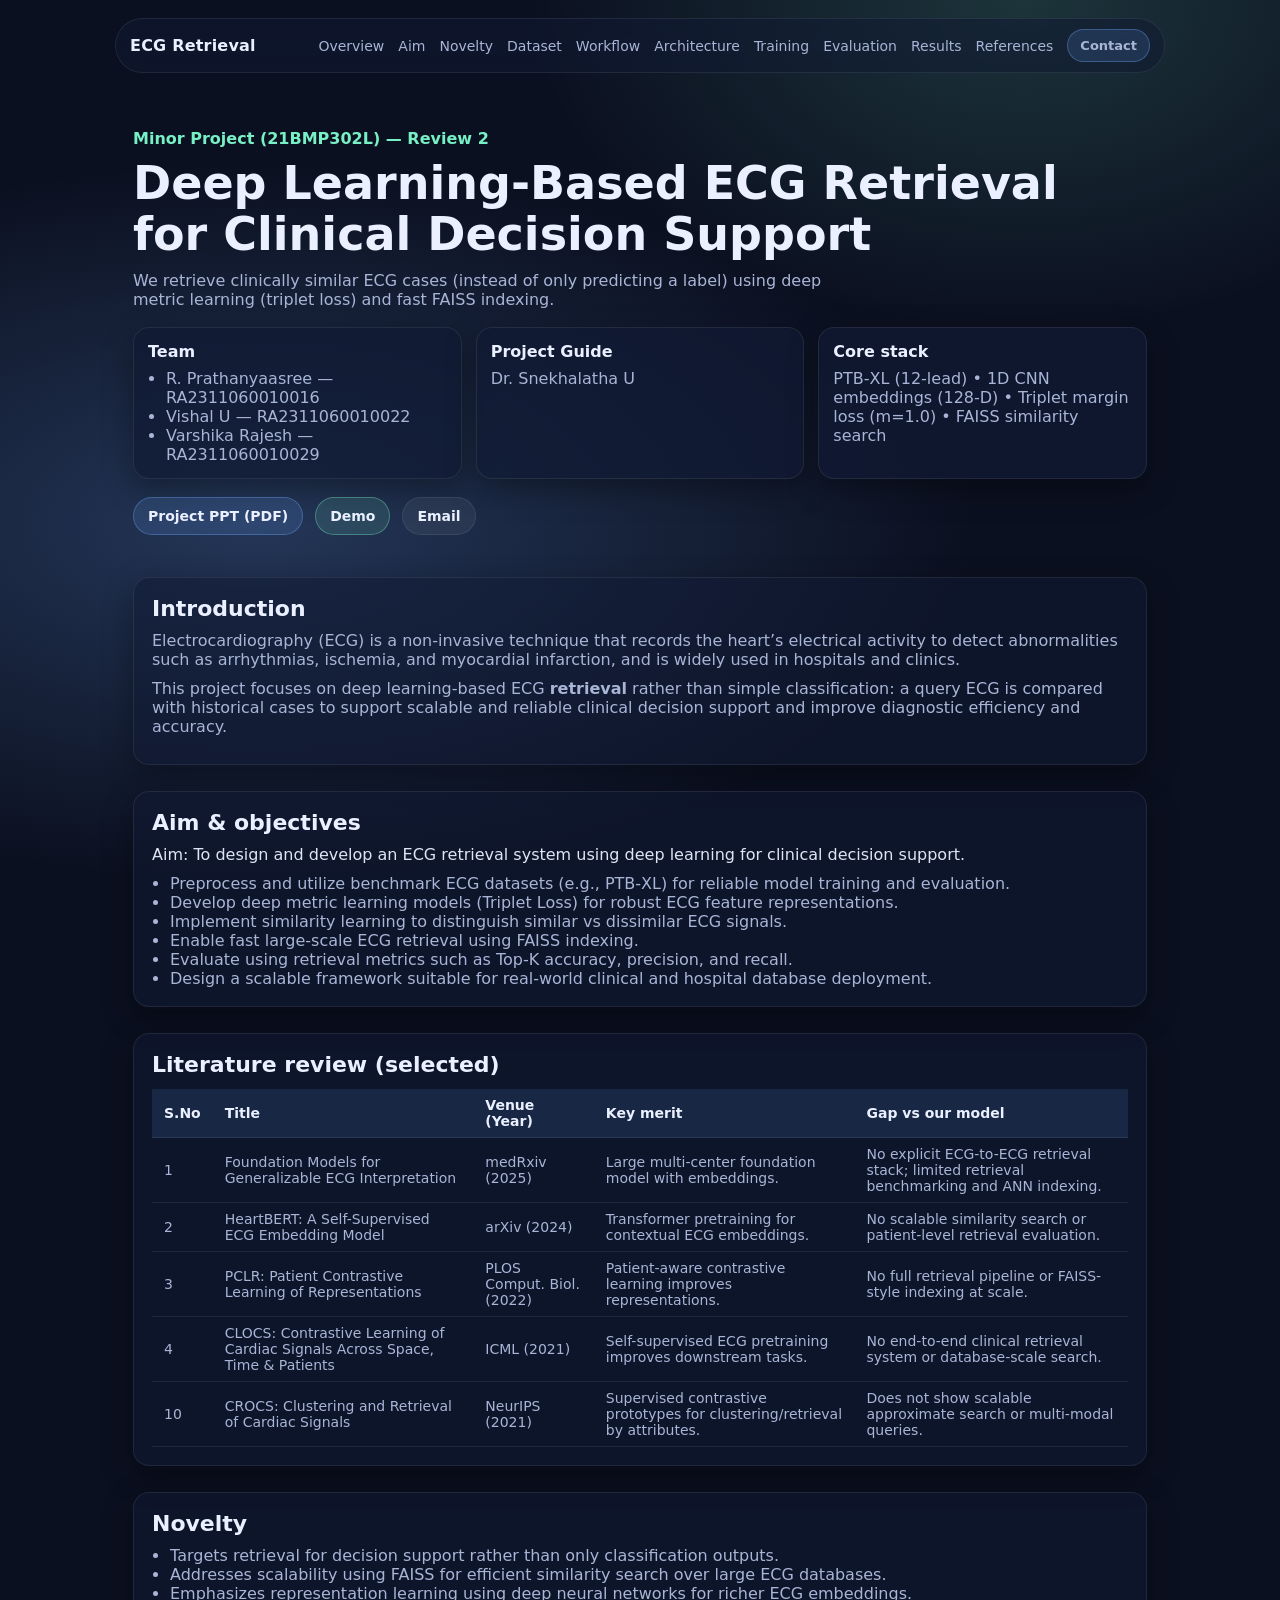
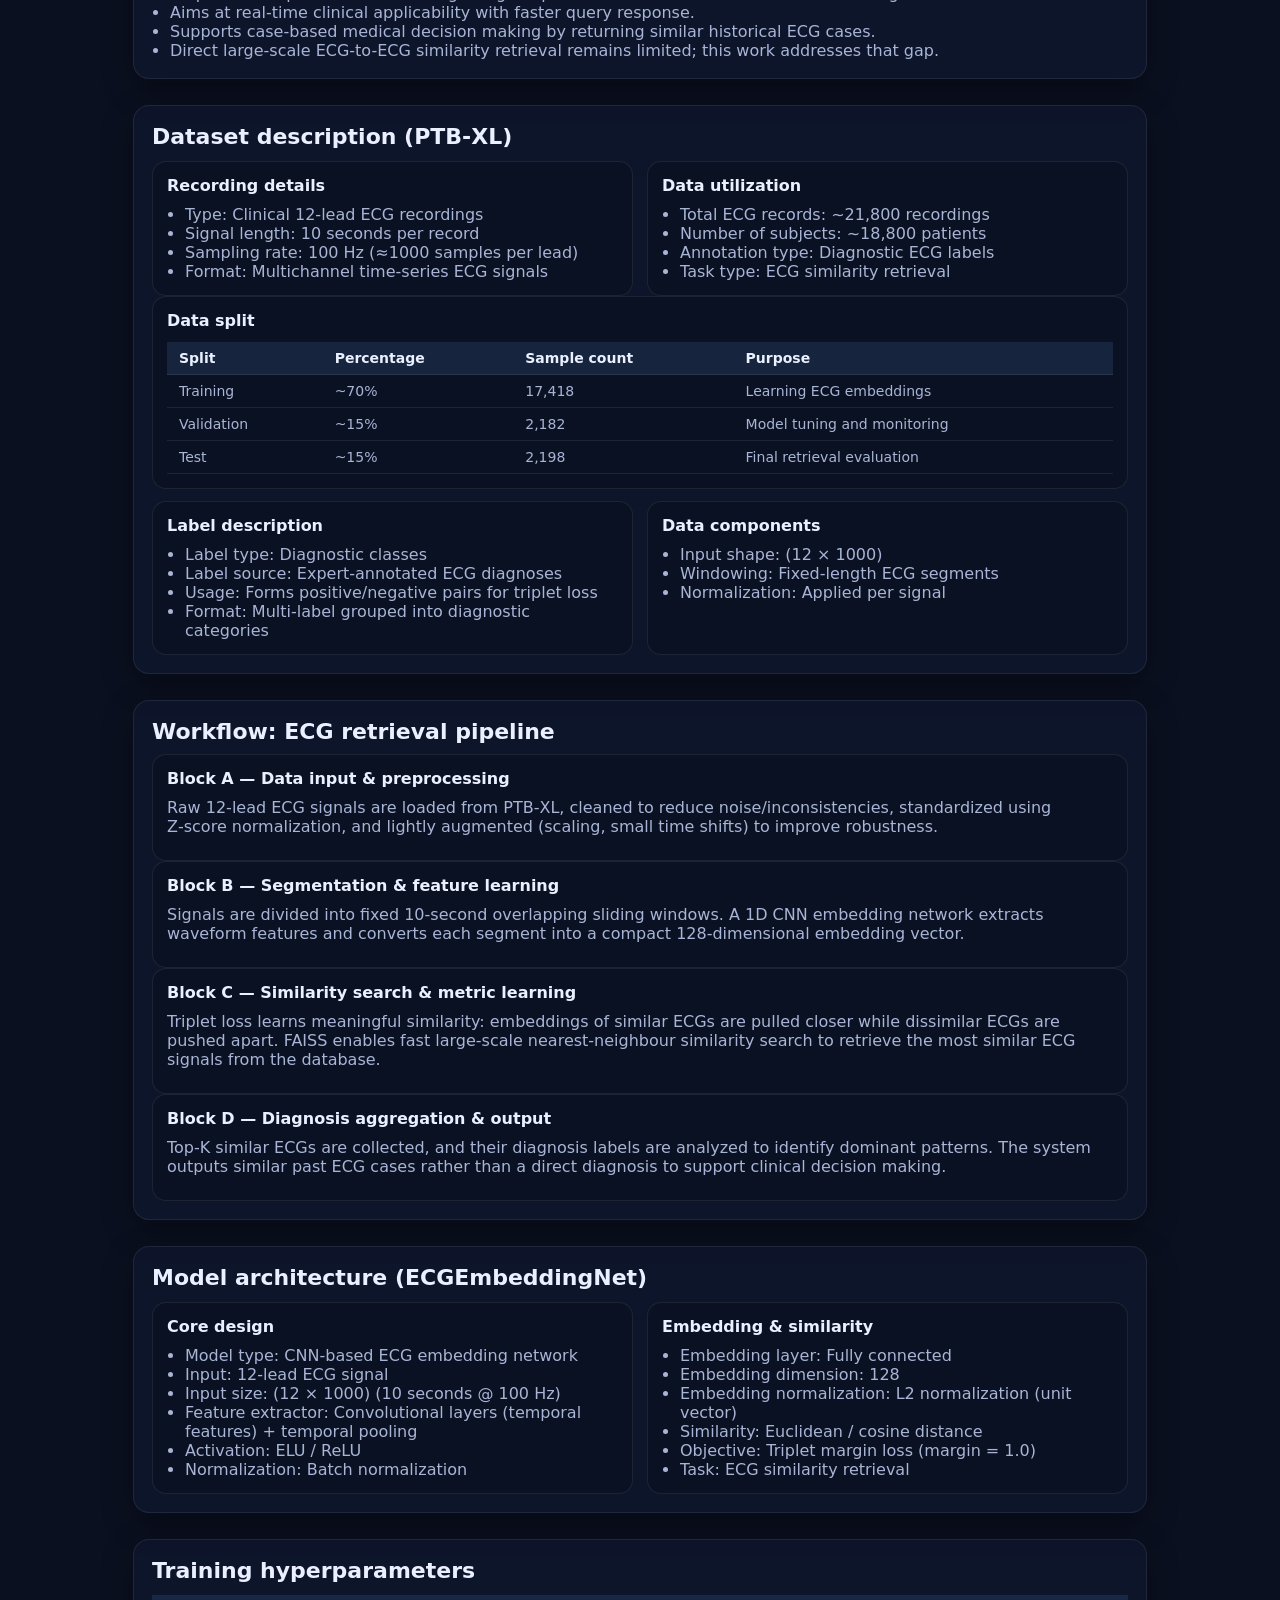
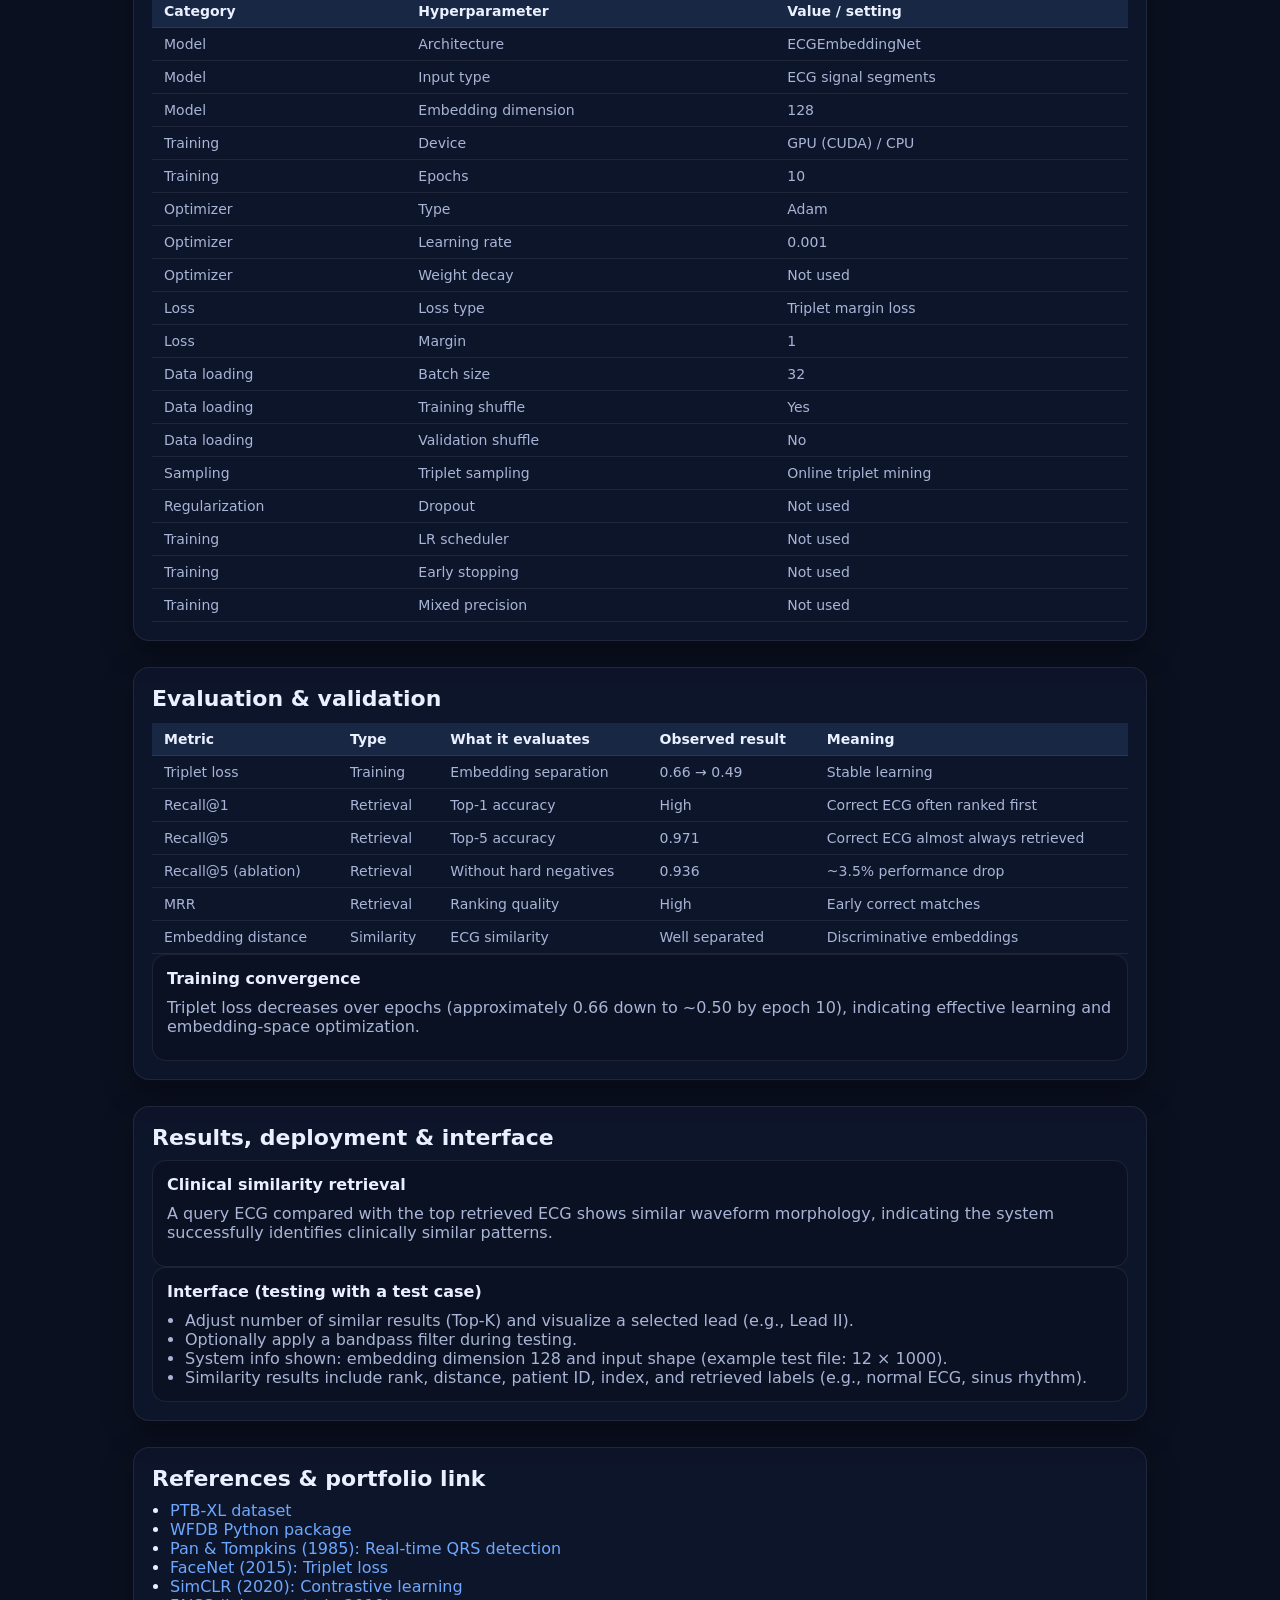
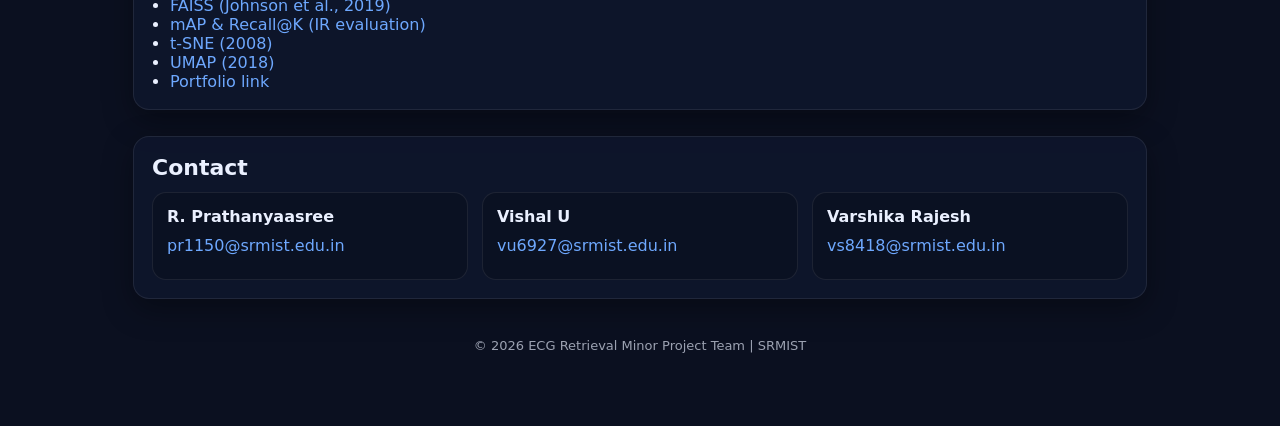
<file: ecg-retrieval-portfolio/index.html>
<!doctype html>
<html lang="en">
<head>
  <meta charset="utf-8" />
  <meta name="viewport" content="width=device-width, initial-scale=1" />
  <title>ECG Retrieval | Minor Project (21BMP302L)</title>
  <meta name="description" content="Deep Learning-Based ECG Retrieval for Clinical Decision Support using PTB-XL, CNN embeddings, triplet loss, and FAISS." />
  <link rel="stylesheet" href="style.css" />
</head>

<body>
  <header class="header">
    <nav class="nav">
      <a class="brand" href="#top">ECG Retrieval</a>
      <div class="nav-links">
        <a href="#overview">Overview</a>
        <a href="#objectives">Aim</a>
        <a href="#novelty">Novelty</a>
        <a href="#dataset">Dataset</a>
        <a href="#workflow">Workflow</a>
        <a href="#architecture">Architecture</a>
        <a href="#training">Training</a>
        <a href="#evaluation">Evaluation</a>
        <a href="#results">Results</a>
        <a href="#references">References</a>
        <a class="btn small" href="#contact">Contact</a>
      </div>
    </nav>

    <section id="top" class="hero">
      <p class="kicker">Minor Project (21BMP302L) — Review 2</p>
      <h1>Deep Learning‑Based ECG Retrieval for Clinical Decision Support</h1>
      <p class="sub">
        We retrieve clinically similar ECG cases (instead of only predicting a label) using deep metric learning (triplet loss) and fast FAISS indexing.
      </p>

      <div class="cards">
        <div class="card">
          <h3>Team</h3>
          <ul>
            <li>R. Prathanyaasree — RA2311060010016</li>
            <li>Vishal U — RA2311060010022</li>
            <li>Varshika Rajesh — RA2311060010029</li>
          </ul>
        </div>
        <div class="card">
          <h3>Project Guide</h3>
          <p>Dr. Snekhalatha U</p>
        </div>
        <div class="card">
          <h3>Core stack</h3>
          <p>PTB‑XL (12‑lead) • 1D CNN embeddings (128‑D) • Triplet margin loss (m=1.0) • FAISS similarity search</p>
        </div>
      </div>

      <div class="cta-row">
        <a class="btn" href="#" target="_blank" rel="noreferrer">Project PPT (PDF)</a>
        <a class="btn secondary" href="#" target="_blank" rel="noreferrer">Demo</a>
        <a class="btn ghost" href="#contact">Email</a>
      </div>
    </section>
  </header>

  <main class="container">

    <section id="overview" class="section">
      <h2>Introduction</h2>
      <p>
        Electrocardiography (ECG) is a non-invasive technique that records the heart’s electrical activity to detect abnormalities such as
        arrhythmias, ischemia, and myocardial infarction, and is widely used in hospitals and clinics.
      </p>
      <p>
        This project focuses on deep learning-based ECG <b>retrieval</b> rather than simple classification: a query ECG is compared with historical
        cases to support scalable and reliable clinical decision support and improve diagnostic efficiency and accuracy.
      </p>
    </section>

    <section id="objectives" class="section">
      <h2>Aim & objectives</h2>
      <p class="lead">
        Aim: To design and develop an ECG retrieval system using deep learning for clinical decision support.
      </p>
      <ul class="bullets">
        <li>Preprocess and utilize benchmark ECG datasets (e.g., PTB‑XL) for reliable model training and evaluation.</li>
        <li>Develop deep metric learning models (Triplet Loss) for robust ECG feature representations.</li>
        <li>Implement similarity learning to distinguish similar vs dissimilar ECG signals.</li>
        <li>Enable fast large-scale ECG retrieval using FAISS indexing.</li>
        <li>Evaluate using retrieval metrics such as Top‑K accuracy, precision, and recall.</li>
        <li>Design a scalable framework suitable for real-world clinical and hospital database deployment.</li>
      </ul>
    </section>

    <section id="literature" class="section">
      <h2>Literature review (selected)</h2>
      <table class="lit-table">
        <thead>
          <tr>
            <th>S.No</th>
            <th>Title</th>
            <th>Venue (Year)</th>
            <th>Key merit</th>
            <th>Gap vs our model</th>
          </tr>
        </thead>
        <tbody>
          <tr>
            <td>1</td>
            <td>Foundation Models for Generalizable ECG Interpretation</td>
            <td>medRxiv (2025)</td>
            <td>Large multi-center foundation model with embeddings.</td>
            <td>No explicit ECG-to-ECG retrieval stack; limited retrieval benchmarking and ANN indexing.</td>
          </tr>
          <tr>
            <td>2</td>
            <td>HeartBERT: A Self-Supervised ECG Embedding Model</td>
            <td>arXiv (2024)</td>
            <td>Transformer pretraining for contextual ECG embeddings.</td>
            <td>No scalable similarity search or patient-level retrieval evaluation.</td>
          </tr>
          <tr>
            <td>3</td>
            <td>PCLR: Patient Contrastive Learning of Representations</td>
            <td>PLOS Comput. Biol. (2022)</td>
            <td>Patient-aware contrastive learning improves representations.</td>
            <td>No full retrieval pipeline or FAISS-style indexing at scale.</td>
          </tr>
          <tr>
            <td>4</td>
            <td>CLOCS: Contrastive Learning of Cardiac Signals Across Space, Time & Patients</td>
            <td>ICML (2021)</td>
            <td>Self-supervised ECG pretraining improves downstream tasks.</td>
            <td>No end-to-end clinical retrieval system or database-scale search.</td>
          </tr>
          <tr>
            <td>10</td>
            <td>CROCS: Clustering and Retrieval of Cardiac Signals</td>
            <td>NeurIPS (2021)</td>
            <td>Supervised contrastive prototypes for clustering/retrieval by attributes.</td>
            <td>Does not show scalable approximate search or multi-modal queries.</td>
          </tr>
        </tbody>
      </table>
    </section>

    <section id="novelty" class="section">
      <h2>Novelty</h2>
      <ul class="bullets">
        <li>Targets retrieval for decision support rather than only classification outputs.</li>
        <li>Addresses scalability using FAISS for efficient similarity search over large ECG databases.</li>
        <li>Emphasizes representation learning using deep neural networks for richer ECG embeddings.</li>
        <li>Aims at real-time clinical applicability with faster query response.</li>
        <li>Supports case-based medical decision making by returning similar historical ECG cases.</li>
        <li>Direct large-scale ECG-to-ECG similarity retrieval remains limited; this work addresses that gap.</li>
      </ul>
    </section>

    <section id="dataset" class="section">
      <h2>Dataset description (PTB‑XL)</h2>

      <div class="grid-2">
        <div class="panel">
          <h3>Recording details</h3>
          <ul class="bullets">
            <li>Type: Clinical 12‑lead ECG recordings</li>
            <li>Signal length: 10 seconds per record</li>
            <li>Sampling rate: 100 Hz (≈1000 samples per lead)</li>
            <li>Format: Multichannel time-series ECG signals</li>
          </ul>
        </div>

        <div class="panel">
          <h3>Data utilization</h3>
          <ul class="bullets">
            <li>Total ECG records: ~21,800 recordings</li>
            <li>Number of subjects: ~18,800 patients</li>
            <li>Annotation type: Diagnostic ECG labels</li>
            <li>Task type: ECG similarity retrieval</li>
          </ul>
        </div>
      </div>

      <div class="panel">
        <h3>Data split</h3>
        <table class="timeline-table">
          <thead>
            <tr><th>Split</th><th>Percentage</th><th>Sample count</th><th>Purpose</th></tr>
          </thead>
          <tbody>
            <tr><td>Training</td><td>~70%</td><td>17,418</td><td>Learning ECG embeddings</td></tr>
            <tr><td>Validation</td><td>~15%</td><td>2,182</td><td>Model tuning and monitoring</td></tr>
            <tr><td>Test</td><td>~15%</td><td>2,198</td><td>Final retrieval evaluation</td></tr>
          </tbody>
        </table>
      </div>

      <div class="grid-2">
        <div class="panel">
          <h3>Label description</h3>
          <ul class="bullets">
            <li>Label type: Diagnostic classes</li>
            <li>Label source: Expert-annotated ECG diagnoses</li>
            <li>Usage: Forms positive/negative pairs for triplet loss</li>
            <li>Format: Multi-label grouped into diagnostic categories</li>
          </ul>
        </div>
        <div class="panel">
          <h3>Data components</h3>
          <ul class="bullets">
            <li>Input shape: (12 × 1000)</li>
            <li>Windowing: Fixed-length ECG segments</li>
            <li>Normalization: Applied per signal</li>
          </ul>
        </div>
      </div>
    </section>

    <section id="workflow" class="section">
      <h2>Workflow: ECG retrieval pipeline</h2>

      <div class="panel">
        <h3>Block A — Data input & preprocessing</h3>
        <p>
          Raw 12‑lead ECG signals are loaded from PTB‑XL, cleaned to reduce noise/inconsistencies, standardized using Z‑score normalization,
          and lightly augmented (scaling, small time shifts) to improve robustness.
        </p>
      </div>

      <div class="panel">
        <h3>Block B — Segmentation & feature learning</h3>
        <p>
          Signals are divided into fixed 10‑second overlapping sliding windows. A 1D CNN embedding network extracts waveform features and
          converts each segment into a compact 128‑dimensional embedding vector.
        </p>
      </div>

      <div class="panel">
        <h3>Block C — Similarity search & metric learning</h3>
        <p>
          Triplet loss learns meaningful similarity: embeddings of similar ECGs are pulled closer while dissimilar ECGs are pushed apart.
          FAISS enables fast large-scale nearest-neighbour similarity search to retrieve the most similar ECG signals from the database.
        </p>
      </div>

      <div class="panel">
        <h3>Block D — Diagnosis aggregation & output</h3>
        <p>
          Top‑K similar ECGs are collected, and their diagnosis labels are analyzed to identify dominant patterns. The system outputs similar
          past ECG cases rather than a direct diagnosis to support clinical decision making.
        </p>
      </div>
    </section>

    <section id="architecture" class="section">
      <h2>Model architecture (ECGEmbeddingNet)</h2>

      <div class="grid-2">
        <div class="panel">
          <h3>Core design</h3>
          <ul class="bullets">
            <li>Model type: CNN-based ECG embedding network</li>
            <li>Input: 12‑lead ECG signal</li>
            <li>Input size: (12 × 1000) (10 seconds @ 100 Hz)</li>
            <li>Feature extractor: Convolutional layers (temporal features) + temporal pooling</li>
            <li>Activation: ELU / ReLU</li>
            <li>Normalization: Batch normalization</li>
          </ul>
        </div>
        <div class="panel">
          <h3>Embedding & similarity</h3>
          <ul class="bullets">
            <li>Embedding layer: Fully connected</li>
            <li>Embedding dimension: 128</li>
            <li>Embedding normalization: L2 normalization (unit vector)</li>
            <li>Similarity: Euclidean / cosine distance</li>
            <li>Objective: Triplet margin loss (margin = 1.0)</li>
            <li>Task: ECG similarity retrieval</li>
          </ul>
        </div>
      </div>
    </section>

    <section id="training" class="section">
      <h2>Training hyperparameters</h2>
      <table class="timeline-table">
        <thead>
          <tr><th>Category</th><th>Hyperparameter</th><th>Value / setting</th></tr>
        </thead>
        <tbody>
          <tr><td>Model</td><td>Architecture</td><td>ECGEmbeddingNet</td></tr>
          <tr><td>Model</td><td>Input type</td><td>ECG signal segments</td></tr>
          <tr><td>Model</td><td>Embedding dimension</td><td>128</td></tr>
          <tr><td>Training</td><td>Device</td><td>GPU (CUDA) / CPU</td></tr>
          <tr><td>Training</td><td>Epochs</td><td>10</td></tr>
          <tr><td>Optimizer</td><td>Type</td><td>Adam</td></tr>
          <tr><td>Optimizer</td><td>Learning rate</td><td>0.001</td></tr>
          <tr><td>Optimizer</td><td>Weight decay</td><td>Not used</td></tr>
          <tr><td>Loss</td><td>Loss type</td><td>Triplet margin loss</td></tr>
          <tr><td>Loss</td><td>Margin</td><td>1</td></tr>
          <tr><td>Data loading</td><td>Batch size</td><td>32</td></tr>
          <tr><td>Data loading</td><td>Training shuffle</td><td>Yes</td></tr>
          <tr><td>Data loading</td><td>Validation shuffle</td><td>No</td></tr>
          <tr><td>Sampling</td><td>Triplet sampling</td><td>Online triplet mining</td></tr>
          <tr><td>Regularization</td><td>Dropout</td><td>Not used</td></tr>
          <tr><td>Training</td><td>LR scheduler</td><td>Not used</td></tr>
          <tr><td>Training</td><td>Early stopping</td><td>Not used</td></tr>
          <tr><td>Training</td><td>Mixed precision</td><td>Not used</td></tr>
        </tbody>
      </table>
    </section>

    <section id="evaluation" class="section">
      <h2>Evaluation & validation</h2>
      <table class="timeline-table">
        <thead>
          <tr>
            <th>Metric</th>
            <th>Type</th>
            <th>What it evaluates</th>
            <th>Observed result</th>
            <th>Meaning</th>
          </tr>
        </thead>
        <tbody>
          <tr>
            <td>Triplet loss</td>
            <td>Training</td>
            <td>Embedding separation</td>
            <td>0.66 → 0.49</td>
            <td>Stable learning</td>
          </tr>
          <tr>
            <td>Recall@1</td>
            <td>Retrieval</td>
            <td>Top‑1 accuracy</td>
            <td>High</td>
            <td>Correct ECG often ranked first</td>
          </tr>
          <tr>
            <td>Recall@5</td>
            <td>Retrieval</td>
            <td>Top‑5 accuracy</td>
            <td>0.971</td>
            <td>Correct ECG almost always retrieved</td>
          </tr>
          <tr>
            <td>Recall@5 (ablation)</td>
            <td>Retrieval</td>
            <td>Without hard negatives</td>
            <td>0.936</td>
            <td>~3.5% performance drop</td>
          </tr>
          <tr>
            <td>MRR</td>
            <td>Retrieval</td>
            <td>Ranking quality</td>
            <td>High</td>
            <td>Early correct matches</td>
          </tr>
          <tr>
            <td>Embedding distance</td>
            <td>Similarity</td>
            <td>ECG similarity</td>
            <td>Well separated</td>
            <td>Discriminative embeddings</td>
          </tr>
        </tbody>
      </table>

      <div class="panel">
        <h3>Training convergence</h3>
        <p>
          Triplet loss decreases over epochs (approximately 0.66 down to ~0.50 by epoch 10), indicating effective learning and embedding-space optimization.
        </p>
      </div>
    </section>

    <section id="results" class="section">
      <h2>Results, deployment & interface</h2>
      <div class="panel">
        <h3>Clinical similarity retrieval</h3>
        <p>
          A query ECG compared with the top retrieved ECG shows similar waveform morphology, indicating the system successfully identifies clinically similar patterns.
        </p>
      </div>

      <div class="panel">
        <h3>Interface (testing with a test case)</h3>
        <ul class="bullets">
          <li>Adjust number of similar results (Top‑K) and visualize a selected lead (e.g., Lead II).</li>
          <li>Optionally apply a bandpass filter during testing.</li>
          <li>System info shown: embedding dimension 128 and input shape (example test file: 12 × 1000).</li>
          <li>Similarity results include rank, distance, patient ID, index, and retrieved labels (e.g., normal ECG, sinus rhythm).</li>
        </ul>
      </div>
    </section>

    <section id="references" class="section">
      <h2>References & portfolio link</h2>
      <ul class="links">
        <li><a href="https://physionet.org/content/ptb-xl/1.0.3/" target="_blank" rel="noreferrer">PTB‑XL dataset</a></li>
        <li><a href="https://pypi.org/project/wfdb/" target="_blank" rel="noreferrer">WFDB Python package</a></li>
        <li><a href="https://ieeexplore.ieee.org/document/4122029" target="_blank" rel="noreferrer">Pan & Tompkins (1985): Real‑time QRS detection</a></li>
        <li><a href="https://arxiv.org/abs/1503.03832" target="_blank" rel="noreferrer">FaceNet (2015): Triplet loss</a></li>
        <li><a href="https://arxiv.org/abs/2002.05709" target="_blank" rel="noreferrer">SimCLR (2020): Contrastive learning</a></li>
        <li><a href="https://arxiv.org/abs/1702.08734" target="_blank" rel="noreferrer">FAISS (Johnson et al., 2019)</a></li>
        <li><a href="https://www.cs.cornell.edu/courses/cs4300/2012fa/lectures/lec11-ir-eval.pdf" target="_blank" rel="noreferrer">mAP & Recall@K (IR evaluation)</a></li>
        <li><a href="https://jmlr.org/papers/v9/vandermaaten08a.html" target="_blank" rel="noreferrer">t‑SNE (2008)</a></li>
        <li><a href="https://arxiv.org/abs/1802.03426" target="_blank" rel="noreferrer">UMAP (2018)</a></li>
        <li><a href="https://varshikarajeshbmi029vo1.my.canva.site/an-ecg-retrieval-system-using-deep-learning" target="_blank" rel="noreferrer">Portfolio link</a></li>
      </ul>
    </section>

    <section id="contact" class="section">
      <h2>Contact</h2>
      <div class="grid-3">
        <div class="panel">
          <h3>R. Prathanyaasree</h3>
          <p><a href="mailto:pr1150@srmist.edu.in">pr1150@srmist.edu.in</a></p>
        </div>
        <div class="panel">
          <h3>Vishal U</h3>
          <p><a href="mailto:vu6927@srmist.edu.in">vu6927@srmist.edu.in</a></p>
        </div>
        <div class="panel">
          <h3>Varshika Rajesh</h3>
          <p><a href="mailto:vs8418@srmist.edu.in">vs8418@srmist.edu.in</a></p>
        </div>
      </div>
    </section>

    <footer class="footer">
      <p>© 2026 ECG Retrieval Minor Project Team | SRMIST</p>
    </footer>
  </main>
</body>
</html>
</file>
<file: ecg-retrieval-portfolio/style.css>
:root{
  --bg:#0b1020;
  --panel:#111a33;
  --muted:#a9b5d6;
  --text:#eaf0ff;
  --brand:#6ea8fe;
  --brand2:#78f0c5;
  --border:rgba(255,255,255,.08);
  --shadow: 0 10px 30px rgba(0,0,0,.35);
  --radius: 16px;
}

*{
  box-sizing:border-box;
}

html{
  scroll-behavior:smooth;
}

body{
  margin:0;
  font-family: system-ui, -apple-system, Segoe UI, Roboto, Arial, sans-serif;
  background:
    radial-gradient(1200px 600px at 20% 10%, rgba(110,168,254,.25), transparent 60%),
    radial-gradient(900px 600px at 80% 0%, rgba(120,240,197,.16), transparent 55%),
    var(--bg);
  color:var(--text);
}

a{
  color:var(--brand);
  text-decoration:none;
}
a:hover{
  text-decoration:underline;
}

.header{
  padding: 18px 18px 0;
}

.nav{
  max-width: 1050px;
  margin: 0 auto;
  display:flex;
  align-items:center;
  justify-content:space-between;
  gap:14px;
  padding: 10px 14px;
  background: rgba(17,26,51,.55);
  border: 1px solid var(--border);
  border-radius: 999px;
  backdrop-filter: blur(10px);
}

.brand{
  font-weight:700;
  letter-spacing:.2px;
  color:var(--text);
}

.nav-links{
  display:flex;
  gap:14px;
  flex-wrap:wrap;
  align-items:center;
}
.nav-links a{
  color:var(--muted);
  font-size: 14px;
}
.nav-links a:hover{
  color:var(--text);
  text-decoration:none;
}

.hero{
  max-width: 1050px;
  margin: 18px auto 0;
  padding: 38px 18px 10px;
}

.kicker{
  color: var(--brand2);
  margin:0 0 10px;
  font-weight:600;
}

h1{
  margin:0;
  font-size: clamp(30px, 4vw, 46px);
  line-height:1.1;
}

.sub{
  color:var(--muted);
  margin: 12px 0 18px;
  max-width: 70ch;
}

.cards{
  display:grid;
  grid-template-columns: repeat(3, minmax(0,1fr));
  gap:14px;
  margin: 18px 0;
}

.card{
  background: rgba(17,26,51,.75);
  border: 1px solid var(--border);
  border-radius: var(--radius);
  padding: 14px 14px;
  box-shadow: var(--shadow);
}

.card h3{
  margin:0 0 8px;
  font-size: 16px;
}

.card p{
  margin:0;
  color:var(--muted);
}

.card ul{
  margin:0;
  padding-left:18px;
  color:var(--muted);
}

.cta-row{
  display:flex;
  gap:12px;
  flex-wrap:wrap;
  margin: 10px 0 6px;
}

.btn{
  display:inline-block;
  padding: 10px 14px;
  border-radius: 999px;
  border: 1px solid rgba(110,168,254,.35);
  background: rgba(110,168,254,.15);
  color: var(--text);
  text-decoration:none;
  font-weight:600;
  font-size: 14px;
}
.btn:hover{
  text-decoration:none;
  background: rgba(110,168,254,.22);
}
.btn.secondary{
  border-color: rgba(120,240,197,.35);
  background: rgba(120,240,197,.12);
}
.btn.secondary:hover{
  background: rgba(120,240,197,.18);
}
.btn.ghost{
  border-color: var(--border);
  background: rgba(255,255,255,.06);
}
.btn.small{
  padding: 8px 12px;
  font-size: 13px;
}

.container{
  max-width:1050px;
  margin: 0 auto;
  padding: 0 18px 60px;
}

.section{
  margin-top: 26px;
  padding: 18px;
  background: rgba(17,26,51,.55);
  border: 1px solid var(--border);
  border-radius: var(--radius);
  box-shadow: var(--shadow);
}

.section h2{
  margin:0 0 10px;
  font-size: 22px;
}

.section p{
  margin: 10px 0;
  color: var(--muted);
}

.section .lead{
  color: var(--text);
  opacity:.95;
}

.grid-2{
  display:grid;
  grid-template-columns: repeat(2, minmax(0,1fr));
  gap: 14px;
  margin-top: 12px;
}

.grid-3{
  display:grid;
  grid-template-columns: repeat(3, minmax(0,1fr));
  gap: 14px;
  margin-top: 12px;
}

.panel{
  padding: 14px;
  background: rgba(0,0,0,.18);
  border: 1px solid var(--border);
  border-radius: 14px;
}

.panel h3{
  margin:0 0 8px;
  font-size: 16px;
}

.bullets{
  margin: 10px 0 0;
  padding-left: 18px;
  color: var(--muted);
}

.steps{
  margin: 10px 0 0;
  padding-left: 18px;
  color: var(--muted);
}

.links{
  margin: 10px 0 0;
  padding-left: 18px;
}

.lit-table,
.timeline-table{
  width: 100%;
  border-collapse: collapse;
  margin-top: 12px;
  font-size: 14px;
}

.lit-table th,
.timeline-table th{
  text-align: left;
  padding: 8px 12px;
  background: rgba(110,168,254,.12);
  border-bottom: 1px solid var(--border);
}

.lit-table td,
.timeline-table td{
  padding: 8px 12px;
  border-bottom: 1px solid var(--border);
  color: var(--muted);
}

.lit-table tr:hover{
  background: rgba(110,168,254,.08);
}

.footer{
  text-align:center;
  color: rgba(233,240,255,.65);
  padding: 26px 0 0;
  font-size: 13px;
}

/* Responsive tweaks */
@media (max-width: 900px){
  .cards{
    grid-template-columns: 1fr;
  }
  .grid-2{
    grid-template-columns: 1fr;
  }
  .grid-3{
    grid-template-columns: 1fr;
  }
  .nav{
    border-radius: 18px;
  }
}
</file>
